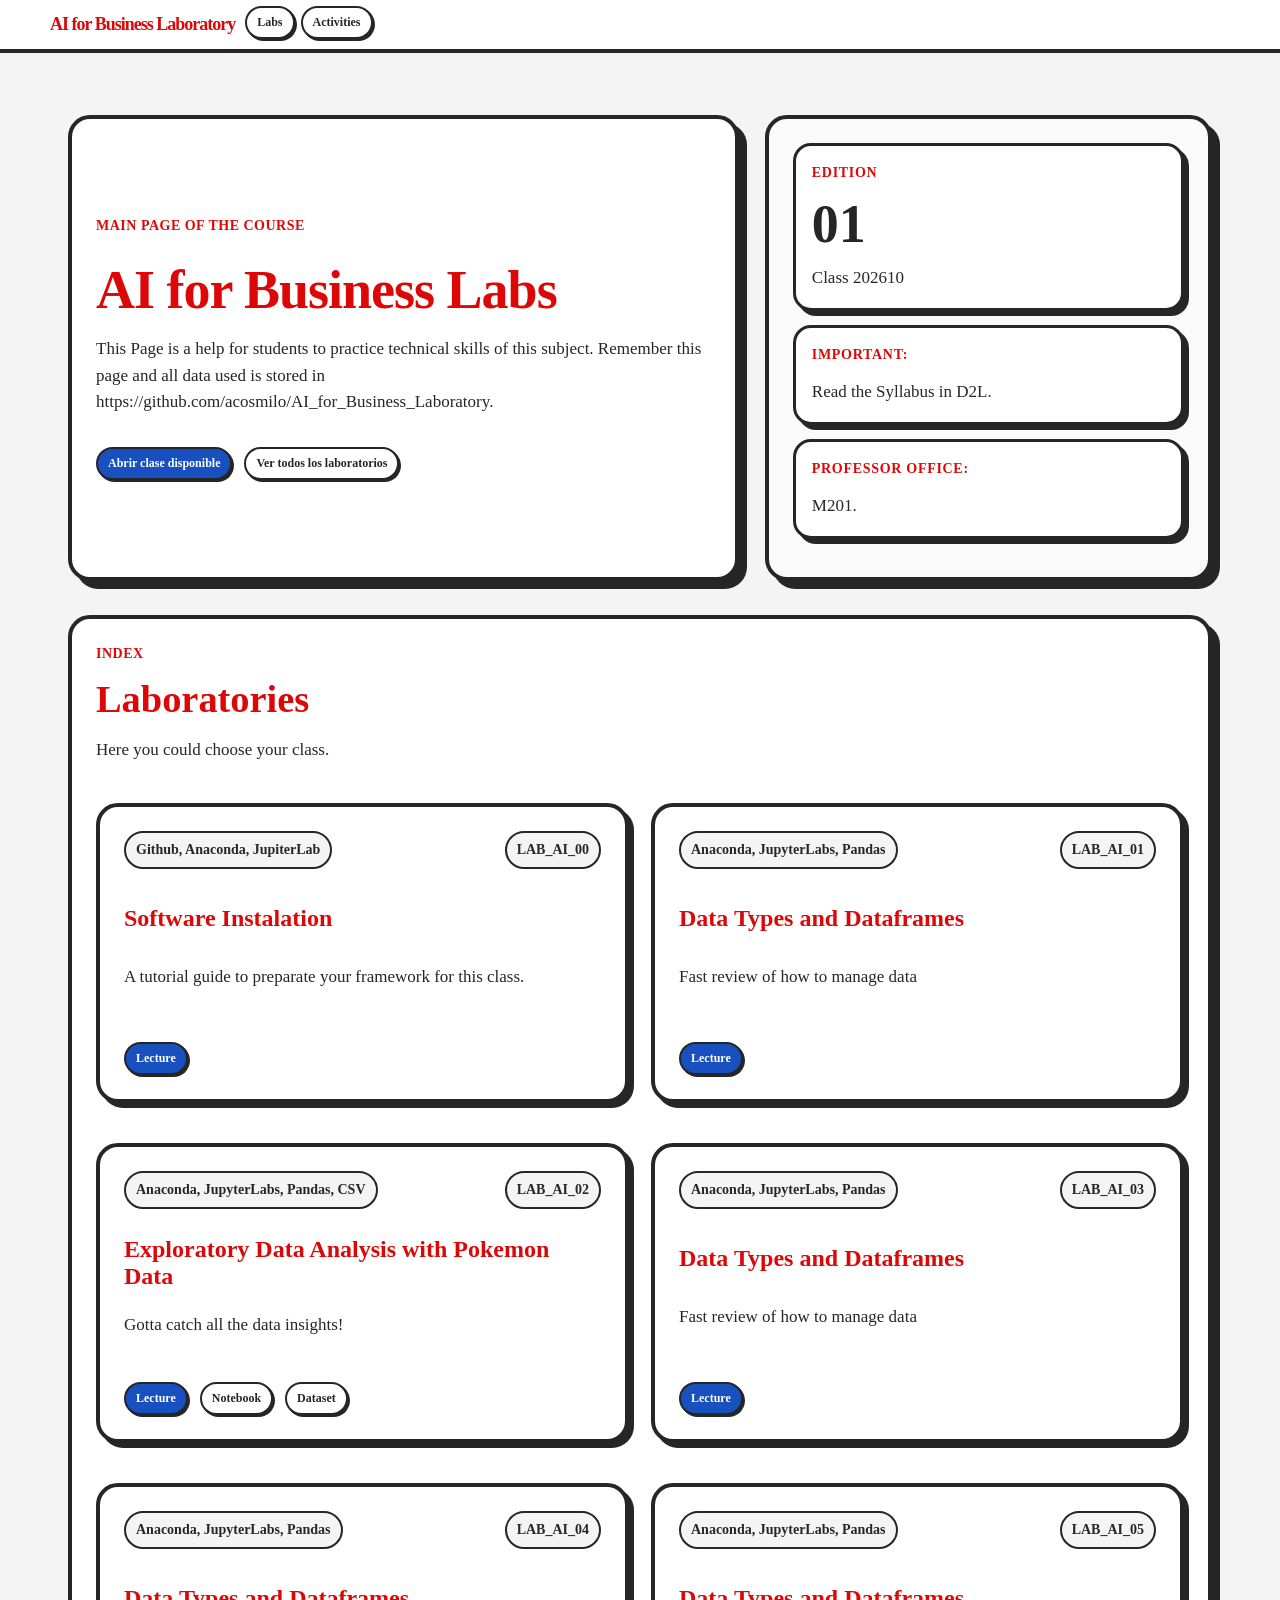
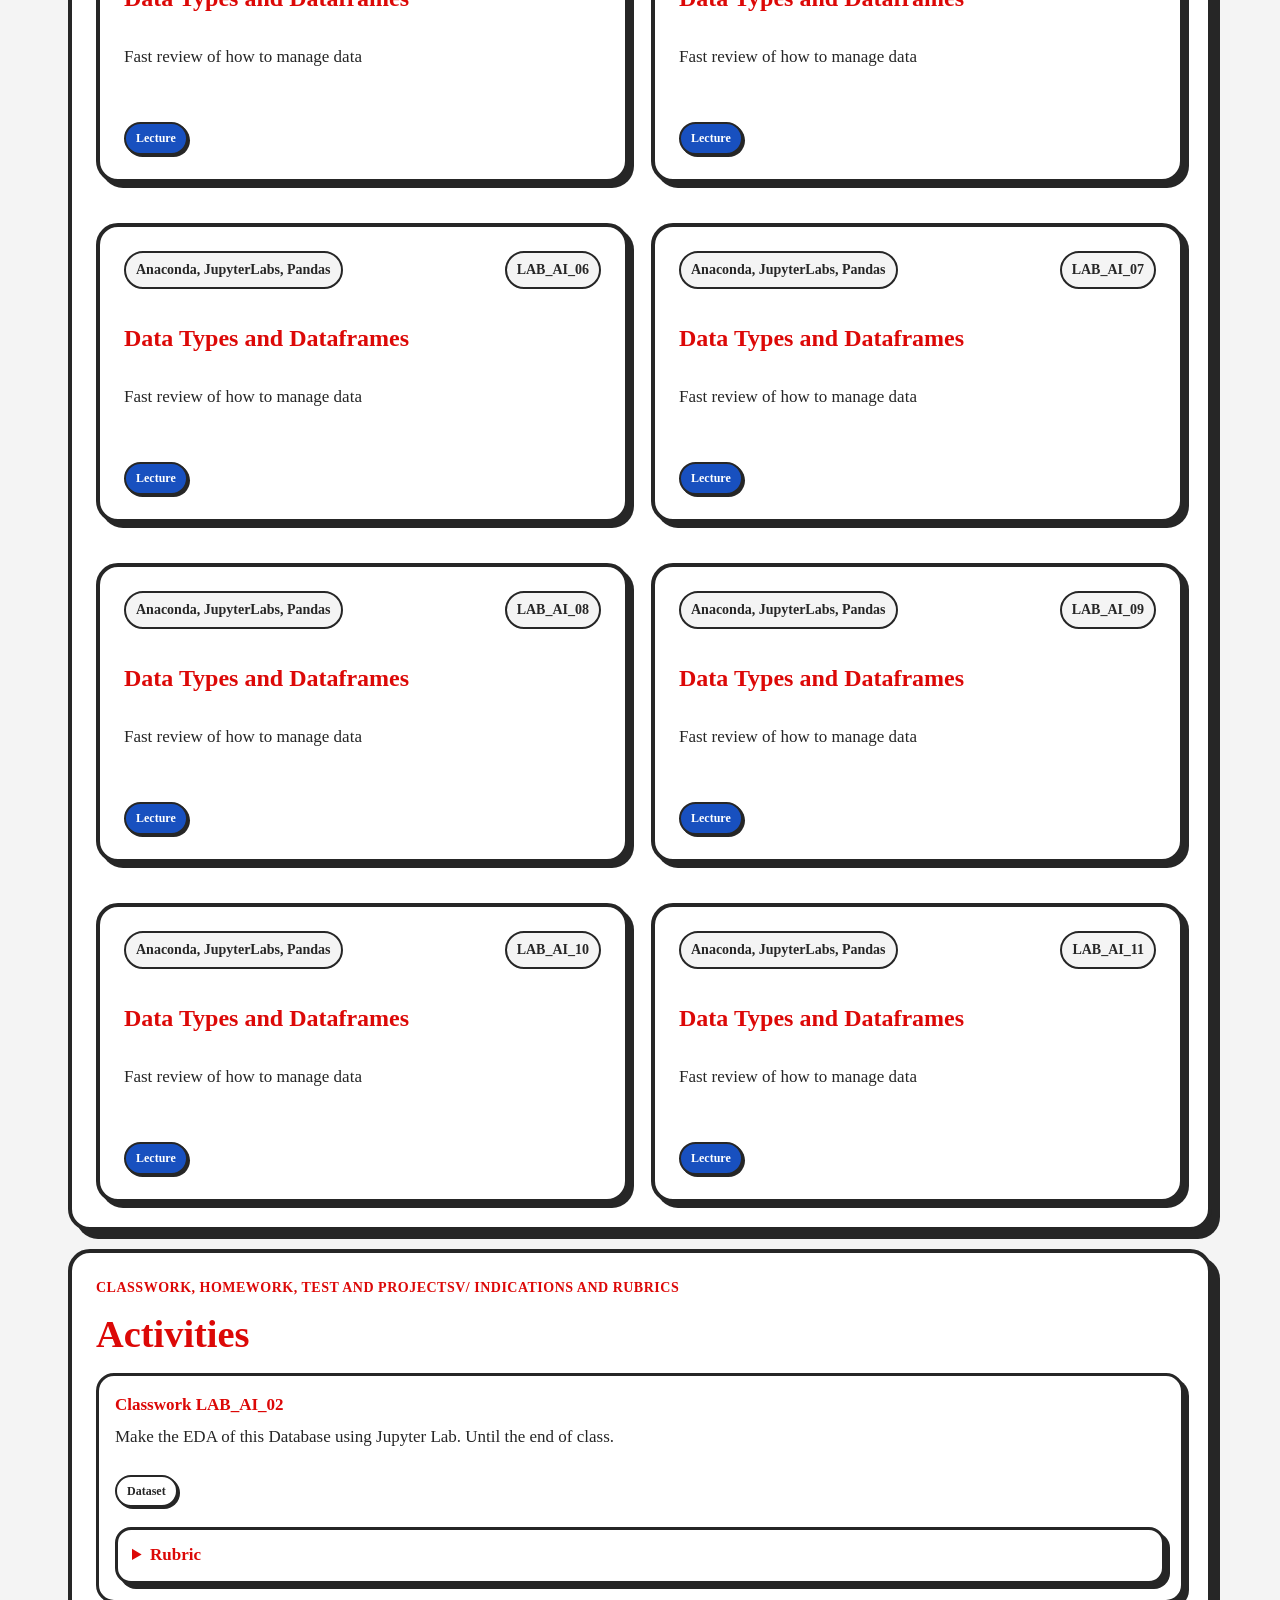
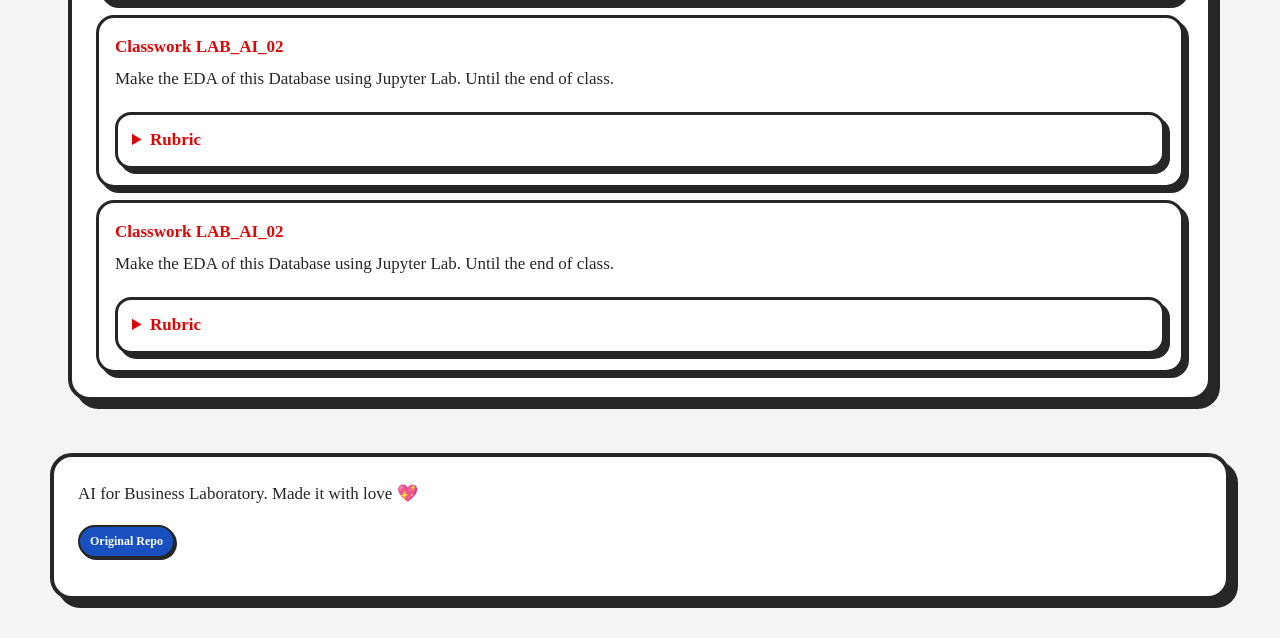
<file: index.html>
<!DOCTYPE html>
<html lang="es">
<head>
  <meta charset="UTF-8">
  <meta name="viewport" content="width=device-width, initial-scale=1.0">
  <meta name="description" content="Menú principal del laboratorio AI for Business para navegar por clases, notebooks y materiales.">
  <title>AI for Business Laboratory</title>
  <link rel="stylesheet" href="assets/css/styles.css">
</head>
<body class="page">
  <header class="topbar">
    <nav class="nav" aria-label="Navegación principal">
      <a class="nav__brand" href="#home">AI for Business Laboratory</a>
      <div class="nav__links">
        <a class="nav__link" href="#labs">Labs</a>
        <a class="nav__link" href="#activities">Activities</a>

      </div>
    </nav>
  </header>

  <main class="page__main" id="home">
    <section class="hero">
      <div class="hero__card">
        <p class="hero__eyebrow">Main Page of the course</p>
        <h1 class="hero__title">AI for Business Labs</h1>
        <p class="hero__lead">This Page is a help for students to practice technical skills of this subject. Remember this page and 
          all data used is stored in https://github.com/acosmilo/AI_for_Business_Laboratory.</p>
        <div class="hero__actions">
          <a class="button button--primary" href="LAB_AI_02/LAB_AI_2_Lecture/LAB_AI_2_Lecture.html">Abrir clase disponible</a>
          <a class="button" href="#labs">Ver todos los laboratorios</a>
        </div>
      </div>
      <aside class="poster" aria-label="Resumen del sitio">
        <div class="poster__block">
          <p class="poster__label">Edition</p>
          <p class="poster__number">01</p>
          <p class="poster__text">Class 202610</p>
        </div>
        <div class="poster__block">
          <p class="poster__label">Important:</p>
          <p class="poster__text"> Read the Syllabus in D2L.</p>
        </div>
        <div class="poster__block">
          <p class="poster__label">Professor Office:</p>
          <p class="poster__text">M201.</p>
        </div>
      </aside>
    </section>

    <section class="note-card" id="labs">
      <p class="note-card__eyebrow">Index</p>
      <h2 class="note-card__title">Laboratories</h2>
      <p>Here you could choose your class.
      <div class="lab-grid" aria-label="Lista de laboratorios">

        <article class="lab-card">
          <div class="lab-card__header">
            <span class="lab-card__status">Github, Anaconda, JupiterLab</span>
            <span class="lab-card__code">LAB_AI_00</span>
          </div>
          <h3 class="lab-card__title">Software Instalation</h3>
          <p class="lab-card__text">A tutorial guide to preparate your framework for this class.</p>
          <div class="lab-card__actions">
            <a class="button button--primary" href="LAB_AI_0_Install_Software.md">Lecture</a>
          </div>
        </article>

        <article class="lab-card">
          <div class="lab-card__header">
            <span class="lab-card__status">Anaconda, JupyterLabs, Pandas</span>
            <span class="lab-card__code">LAB_AI_01</span>
          </div>
          <h3 class="lab-card__title">Data Types and Dataframes</h3>
          <p class="lab-card__text">Fast review of how to manage data</p>
          <div class="lab-card__actions">
            <a class="button button--primary" href="LAB_AI_0_Install_Software.md">Lecture</a>
          </div>
        </article>

        <article class="lab-card">
          <div class="lab-card__header">
            <span class="lab-card__status">Anaconda, JupyterLabs, Pandas, CSV</span>
            <span class="lab-card__code">LAB_AI_02</span>
          </div>
          <h3 class="lab-card__title">Exploratory Data Analysis with Pokemon Data</h3>
          <p class="lab-card__text">Gotta catch all the data insights!</p>
          <div class="lab-card__actions">
            <a class="button button--primary" href="LAB_AI_02/LAB_AI_02_Lecture/LAB_AI_02_Lecture.html">Lecture</a>
            <a class="button" href="LAB_AI_02/LAB_AI_02_Solved.ipynb" download="LAB_AI_02_Solved.ipynb">Notebook</a>
            <a class="button" href="LAB_AI_02/All_Pokemon.csv">Dataset</a>
          </div>
        </article>

        
        <article class="lab-card">
          <div class="lab-card__header">
            <span class="lab-card__status">Anaconda, JupyterLabs, Pandas</span>
            <span class="lab-card__code">LAB_AI_03</span>
          </div>
          <h3 class="lab-card__title">Data Types and Dataframes</h3>
          <p class="lab-card__text">Fast review of how to manage data</p>
          <div class="lab-card__actions">
            <a class="button button--primary" href="LAB_AI_0_Install_Software.md">Lecture</a>
          </div>
        </article>

                <article class="lab-card">
          <div class="lab-card__header">
            <span class="lab-card__status">Anaconda, JupyterLabs, Pandas</span>
            <span class="lab-card__code">LAB_AI_04</span>
          </div>
          <h3 class="lab-card__title">Data Types and Dataframes</h3>
          <p class="lab-card__text">Fast review of how to manage data</p>
          <div class="lab-card__actions">
            <a class="button button--primary" href="LAB_AI_0_Install_Software.md">Lecture</a>
          </div>
        </article>

        <article class="lab-card">
          <div class="lab-card__header">
            <span class="lab-card__status">Anaconda, JupyterLabs, Pandas</span>
            <span class="lab-card__code">LAB_AI_05</span>
          </div>
          <h3 class="lab-card__title">Data Types and Dataframes</h3>
          <p class="lab-card__text">Fast review of how to manage data</p>
          <div class="lab-card__actions">
            <a class="button button--primary" href="LAB_AI_0_Install_Software.md">Lecture</a>
          </div>
        </article>

                <article class="lab-card">
          <div class="lab-card__header">
            <span class="lab-card__status">Anaconda, JupyterLabs, Pandas</span>
            <span class="lab-card__code">LAB_AI_06</span>
          </div>
          <h3 class="lab-card__title">Data Types and Dataframes</h3>
          <p class="lab-card__text">Fast review of how to manage data</p>
          <div class="lab-card__actions">
            <a class="button button--primary" href="LAB_AI_0_Install_Software.md">Lecture</a>
          </div>
        </article>

                <article class="lab-card">
          <div class="lab-card__header">
            <span class="lab-card__status">Anaconda, JupyterLabs, Pandas</span>
            <span class="lab-card__code">LAB_AI_07</span>
          </div>
          <h3 class="lab-card__title">Data Types and Dataframes</h3>
          <p class="lab-card__text">Fast review of how to manage data</p>
          <div class="lab-card__actions">
            <a class="button button--primary" href="LAB_AI_0_Install_Software.md">Lecture</a>
          </div>
        </article>

                <article class="lab-card">
          <div class="lab-card__header">
            <span class="lab-card__status">Anaconda, JupyterLabs, Pandas</span>
            <span class="lab-card__code">LAB_AI_08</span>
          </div>
          <h3 class="lab-card__title">Data Types and Dataframes</h3>
          <p class="lab-card__text">Fast review of how to manage data</p>
          <div class="lab-card__actions">
            <a class="button button--primary" href="LAB_AI_0_Install_Software.md">Lecture</a>
          </div>
        </article>

                <article class="lab-card">
          <div class="lab-card__header">
            <span class="lab-card__status">Anaconda, JupyterLabs, Pandas</span>
            <span class="lab-card__code">LAB_AI_09</span>
          </div>
          <h3 class="lab-card__title">Data Types and Dataframes</h3>
          <p class="lab-card__text">Fast review of how to manage data</p>
          <div class="lab-card__actions">
            <a class="button button--primary" href="LAB_AI_0_Install_Software.md">Lecture</a>
          </div>
        </article>

                <article class="lab-card">
          <div class="lab-card__header">
            <span class="lab-card__status">Anaconda, JupyterLabs, Pandas</span>
            <span class="lab-card__code">LAB_AI_10</span>
          </div>
          <h3 class="lab-card__title">Data Types and Dataframes</h3>
          <p class="lab-card__text">Fast review of how to manage data</p>
          <div class="lab-card__actions">
            <a class="button button--primary" href="LAB_AI_0_Install_Software.md">Lecture</a>
          </div>
        </article>

                <article class="lab-card">
          <div class="lab-card__header">
            <span class="lab-card__status">Anaconda, JupyterLabs, Pandas</span>
            <span class="lab-card__code">LAB_AI_11</span>
          </div>
          <h3 class="lab-card__title">Data Types and Dataframes</h3>
          <p class="lab-card__text">Fast review of how to manage data</p>
          <div class="lab-card__actions">
            <a class="button button--primary" href="LAB_AI_0_Install_Software.md">Lecture</a>
          </div>
        </article>

    


      </div>
    </section>

    <section class="note-card" id="activities">
      <p class="note-card__eyebrow">Classwork, Homework, Test and Projectsv/ Indications and Rubrics</p>
      <h2 class="note-card__title">Activities</h2>


      <div class="resource-list">
        
        <a class="resource-item">
          <span class="resource-item__title">Classwork LAB_AI_02</span>
          <span class="lab-card__text">Make the EDA of this Database using Jupyter Lab. Until the end of class.</span>
          
          <div class="lab-card__actions">
          <span class="button" href="LAB_AI_02/114000_Spotify_Songs.csv">Dataset</span>
          </div>

          <details class="code-card workshop-card__code">
                <summary class="code-card__summary">Rubric</summary>
                <div class="code-card__toolbar">
                <pre class="code-card__pre"><code id="rubric-1" class="code-card__code-text">

* Setup and Dataset Loading
* Initial Inspection
* Data Cleaning
* Descriptive Statistics
* Likelihood and Probability Benchmarks
* Groupby Benshmarks
* Outliers and Confidence Intervals
* Correlation and Normality
* Evolution Heatmap and Cross-tabs


                  </code>
                </pre>
          </details>
        </a>

        <a class="resource-item">
          <span class="resource-item__title">Classwork LAB_AI_02</span>
          <span class="lab-card__text">Make the EDA of this Database using Jupyter Lab. Until the end of class.</span>
              
          <details class="code-card workshop-card__code">
                <summary class="code-card__summary">Rubric</summary>
                <div class="code-card__toolbar">
                <pre class="code-card__pre"><code id="code-4" class="code-card__code-text">



                  </code>
                </pre>
          </details>
        </a>

        <a class="resource-item">
          <span class="resource-item__title">Classwork LAB_AI_02</span>
          <span class="lab-card__text">Make the EDA of this Database using Jupyter Lab. Until the end of class.</span>
              
          <details class="code-card workshop-card__code">
                <summary class="code-card__summary">Rubric</summary>
                <div class="code-card__toolbar">
                <pre class="code-card__pre"><code id="code-4" class="code-card__code-text">



                  </code>
                </pre>
          </details>
        </a>
      </div>
    </section>


  </main>

  <footer class="footer">
    <p class="footer__text">AI for Business Laboratory. Made it with love 💖
      <div class="hero__actions">
          <a class="button button--primary" href="https://github.com/acosmilo/AI_for_Business_Laboratory">Original Repo</a>
      </div>
    </p>
  </footer>


  <script src="assets/js/home.js"></script>
</body>
</html>
</file>
<file: assets/css/styles.css>
/*
  Shared LAB_AI styles
  Merged from home.css and lecture.css.
  Duplicated selectors were consolidated; page-specific modules were kept once.
*/

/* 1. Base */
:root {
  --color-red: #dc0807;
  --color-blue: #1850bf;
  --color-white: #ffffff;
  --color-dark: #262626;
  --color-ink: #262626;
  --color-light: #f4f4f4;
  --color-soft: #fafafa;
  --color-muted: #666666;
  --color-green: #0f7a3a;
  --color-yellow: #ffe680;

  --border-heavy: 4px solid var(--color-dark);
  --shadow-heavy: 8px 8px 0 var(--color-dark);
  --shadow-small: 5px 5px 0 var(--color-dark);
  --radius-large: 22px;

  --font-main: "Comic Sans MS", "Comic Sans", cursive;
  --font-size-small: 14px;
  --font-size-base: 17px;
  --font-size-large: 24px;
  --font-size-title: clamp(34px, 5vw, 54px);
}

* {
  box-sizing: border-box;
  margin: 0;
  padding: 0;
}

html {
  scroll-behavior: smooth;
}

body {
  font-family: var(--font-main);
  background: var(--color-light);
  color: var(--color-dark);
  font-size: var(--font-size-base);
  line-height: 1.55;
}

a,
button,
code,
pre {
  font-family: inherit;
}

code {
  font-weight: 900;
}

h1,
h2,
h3,
h4 {
  color: var(--color-red);
  font-weight: 900;
  line-height: 1.1;
}

p {
  margin-bottom: 14px;
}

/* 2. Layout */
.page__main {
  max-width: 1180px;
  margin: 0 auto;
  padding: 28px 18px 52px;
}

.topbar {
  position: sticky;
  top: 0;
  z-index: 50;
  background: var(--color-white);
  color: var(--color-ink);
  border-bottom: var(--border-heavy);
  padding: 6px 14px;
}

.nav {
  max-width: 1180px;
  margin: 0 auto;
  display: flex;
  align-items: center;
  justify-content: space-between;
  gap: 10px;
  flex-wrap: nowrap;
}

.nav__links {
  flex: 1 1 auto;
  min-width: 0;
  display: flex;
  flex-wrap: nowrap;
  gap: 6px;
  overflow-x: auto;
  overflow-y: hidden;
  padding-bottom: 4px;
}

.footer {
  max-width: 1180px;
  margin: 0 auto 38px;
}

/* 3. Shared modules */
.nav__brand {
  flex: 0 0 auto;
  color: var(--color-red);
  font-size: 18px;
  font-weight: 900;
  line-height: 1;
  letter-spacing: -1px;
  text-decoration: none;
  white-space: nowrap;
}

.nav__link,
.button {
  flex: 0 0 auto;
  display: inline-flex;
  align-items: center;
  justify-content: center;
  border: 2px solid var(--color-dark);
  border-radius: 999px;
  background: var(--color-white);
  color: var(--color-dark);
  padding: 5px 10px;
  font-size: 12px;
  font-weight: 900;
  cursor: pointer;
  box-shadow: 2px 2px 0 var(--color-dark);
  text-decoration: none;
  white-space: nowrap;
}

.button--primary,
.button--copy {
  background: var(--color-blue);
  color: var(--color-white);
}

.button--print {
  background: var(--color-yellow);
}

.hero__card,
.poster,
.note-card,
.method-card,
.workshop-card,
.lab-card,
.footer {
  background: var(--color-white);
  color: var(--color-ink);
  border: var(--border-heavy);
  border-radius: var(--radius-large);
  box-shadow: var(--shadow-heavy);
  padding: 24px;
}

.hero {
  display: grid;
  grid-template-columns: 1.2fr 0.8fr;
  gap: 26px;
  align-items: stretch;
  min-height: 420px;
  margin: 34px 0;
  scroll-margin-top: 110px;
}

.hero__card {
  display: flex;
  flex-direction: column;
  justify-content: center;
}

.hero__actions,
.lab-card__actions {
  display: flex;
  gap: 12px;
  flex-wrap: wrap;
  margin-top: 18px;
}

.hero__eyebrow,
.note-card__eyebrow,
.method-card__eyebrow,
.workshop__eyebrow,
.poster__label {
  color: var(--color-red);
  font-size: var(--font-size-small);
  font-weight: 900;
  letter-spacing: 0.5px;
  text-transform: uppercase;
}

.hero__title {
  font-size: var(--font-size-title);
  margin: 10px 0 16px;
  letter-spacing: -1px;
}

.hero__lead {
  max-width: 820px;
}

.poster {
  background: var(--color-soft);
  display: flex;
  flex-direction: column;
  justify-content: space-between;
}

.poster__block {
  border: 3px solid var(--color-dark);
  border-radius: 18px;
  padding: 16px;
  background: var(--color-white);
  margin-bottom: 14px;
  box-shadow: var(--shadow-small);
}

.poster__label {
  letter-spacing: 0.7px;
}

.poster__number {
  font-size: var(--font-size-title);
  font-weight: 900;
  color: var(--color-dark);
  line-height: 1;
}

.poster__text {
  margin-bottom: 0;
}

.note-card,
.method-card,
.workshop-card,
.lab-card {
  margin-top: 18px;
  scroll-margin-top: 110px;
}

.note-card__title,
.method-card__title,
.workshop__title {
  font-size: clamp(28px, 3vw, 42px);
  margin: 8px 0 16px;
}

.list {
  padding-left: 22px;
  margin-bottom: 14px;
}

.list__item {
  margin: 7px 0;
}

.footer__text {
  margin-bottom: 0;
}

/* 4. Home page modules */
.lab-grid {
  display: grid;
  grid-template-columns: repeat(2, minmax(0, 1fr));
  gap: 22px;
  margin-top: 22px;
}

.lab-card {
  box-shadow: var(--shadow-small);
  display: flex;
  flex-direction: column;
  justify-content: space-between;
  min-height: 300px;
}

.lab-card__header {
  display: flex;
  justify-content: space-between;
  gap: 12px;
  flex-wrap: wrap;
  align-items: center;
  margin-bottom: 16px;
}

.lab-card__status,
.lab-card__code {
  border: 2px solid var(--color-dark);
  border-radius: 999px;
  padding: 6px 10px;
  background: var(--color-light);
  color: var(--color-dark);
  font-size: var(--font-size-small);
  font-weight: 900;
}


.lab-card--soon {
  background: var(--color-soft);
}

.lab-card__title {
  font-size: var(--font-size-large);
  margin-bottom: 12px;
}

.lab-card__text {
  color: var(--color-ink);
}

.resource-list {
  display: grid;
  gap: 12px;
  margin-top: 18px;
}

.resource-item {
  display: grid;
  gap: 6px;
  border: 3px solid var(--color-dark);
  border-radius: 18px;
  background: var(--color-white);
  color: var(--color-dark);
  box-shadow: var(--shadow-small);
  padding: 16px;
  text-decoration: none;
}

.resource-item__title {
  color: var(--color-red);
  font-weight: 900;
}

.resource-item__path {
  color: var(--color-muted);
  font-size: var(--font-size-small);
  overflow-wrap: anywhere;
}

/* 5. Lecture page modules */
.pill-list {
  display: flex;
  flex-wrap: wrap;
  gap: 8px;
  padding-left: 0;
  list-style: none;
}

.pill-list__item {
  border: 2px solid var(--color-dark);
  border-radius: 999px;
  padding: 6px 10px;
  background: var(--color-light);
  font-weight: 900;
}

.workshop-card__header {
  display: flex;
  align-items: baseline;
  gap: 12px;
  flex-wrap: wrap;
}

.workshop-card__number {
  color: var(--color-blue);
  font-size: var(--font-size-large);
  font-weight: 900;
}

.workshop-card__title {
  font-size: var(--font-size-large);
  margin-bottom: 10px;
}

.workshop-card__subtitle {
  margin: 18px 0 8px;
}

.code-card {
  border: 3px solid var(--color-dark);
  border-radius: 16px;
  background: var(--color-white);
  padding: 12px 14px;
  margin-top: 14px;
  box-shadow: var(--shadow-small);
}

.code-card__summary {
  cursor: pointer;
  font-weight: 900;
  color: var(--color-red);
}

.code-card[open] .code-card__summary {
  margin-bottom: 12px;
}

.code-card__toolbar {
  display: flex;
  justify-content: space-between;
  align-items: center;
  gap: 12px;
  flex-wrap: wrap;
  margin-bottom: 12px;
  font-weight: 900;
}

.code-card__pre {
  white-space: pre-wrap;
  overflow: auto;
  border: 3px solid var(--color-dark);
  border-radius: 16px;
  background: var(--color-light);
  color: var(--color-dark);
  padding: 16px;
  font-size: 13px;
  line-height: 1.5;
}

/* 6. States */
.nav__link:hover,
.button:hover,
.resource-item:hover {
  transform: translate(2px, 2px);
  box-shadow: 1px 1px 0 var(--color-dark);
}

.button.is-copied {
  background: var(--color-yellow);
  color: var(--color-ink);
}

/* 7. Responsive */
@media (max-width: 900px) {
  .hero,
  .lab-grid {
    grid-template-columns: 1fr;
  }

  .hero,
  .hero__card,
  .poster,
  .note-card,
  .method-card,
  .workshop-card,
  .lab-card,
  .footer {
    padding: 18px;
  }
}

@media print {
  body {
    background: #ffffff;
    color: #000000;
  }

  .topbar,
  .button--copy {
    display: none !important;
  }

  .hero,
  .note-card,
  .method-card,
  .workshop-card,
  .footer {
    box-shadow: none;
    break-inside: avoid;
  }
}

.graph-box {
  border: 3px solid var(--color-dark);
  border-radius: 18px;
  background: var(--color-light);
  padding: 16px;
  margin-top: 16px;
  box-shadow: var(--shadow-small);
}

.graph-grid {
  display: grid;
  grid-template-columns: repeat(3, 1fr);
  gap: 16px;
  margin-top: 14px;
}

.figure-card {
  position: relative;
  margin: 0;
  border: 3px solid var(--color-dark);
  border-radius: 16px;
  background: var(--color-white);
  overflow: hidden;
  box-shadow: var(--shadow-small);
  display: flex;
  flex-direction: column;
}

.figure-card img {
  display: block;
  width: 100%;
  height: auto;
  background: var(--color-white);
  cursor: zoom-in;
}

.figure-card figcaption {
  padding: 12px;
  font-size: var(--font-size-small);
  line-height: 1.45;
  color: var(--color-ink);
}

.figure-card figcaption strong {
  color: var(--color-red);
}

.image-action-btn {
  position: absolute;
  top: 10px;
  right: 10px;
  z-index: 2;
  border: 3px solid var(--color-dark);
  border-radius: 999px;
  background: var(--color-blue);
  color: var(--color-white);
  padding: 8px 12px;
  font-family: var(--font-main);
  font-size: var(--font-size-small);
  font-weight: 900;
  cursor: pointer;
  box-shadow: 3px 3px 0 var(--color-dark);
}

.image-action-btn:hover,
.zoom-btn:hover {
  transform: translate(2px, 2px);
  box-shadow: 1px 1px 0 var(--color-dark);
}

.image-modal {
  position: fixed;
  inset: 0;
  z-index: 1000;
  display: none;
  background: rgba(0, 0, 0, 0.82);
  padding: 22px;
}

.image-modal.open {
  display: grid;
  grid-template-rows: auto 1fr;
  gap: 14px;
}

.image-modal-toolbar {
  max-width: 1180px;
  width: 100%;
  margin: 0 auto;
  display: flex;
  justify-content: space-between;
  align-items: center;
  gap: 12px;
  flex-wrap: wrap;
  background: var(--color-white);
  border: var(--border-heavy);
  border-radius: 18px;
  box-shadow: var(--shadow-small);
  padding: 12px;
}

.image-modal-title {
  font-weight: 900;
  color: var(--color-red);
  font-size: var(--font-size-small);
}

.image-modal-actions {
  display: flex;
  flex-wrap: wrap;
  gap: 8px;
}

.zoom-btn {
  border: 3px solid var(--color-dark);
  border-radius: 999px;
  background: var(--color-white);
  color: var(--color-dark);
  padding: 8px 12px;
  font-family: var(--font-main);
  font-size: var(--font-size-small);
  font-weight: 900;
  cursor: pointer;
  box-shadow: 3px 3px 0 var(--color-dark);
}

.zoom-btn.primary {
  background: var(--color-blue);
  color: var(--color-white);
}

.zoom-btn.close {
  background: var(--color-red);
  color: var(--color-white);
}

.image-modal-stage {
  max-width: 1180px;
  width: 100%;
  height: 100%;
  margin: 0 auto;
  overflow: auto;
  background: var(--color-soft);
  border: var(--border-heavy);
  border-radius: 18px;
  box-shadow: var(--shadow-small);
  padding: 18px;
  text-align: center;
}

.image-modal-stage img {
  max-width: none;
  height: auto;
  transition: width 0.12s ease;
  border: 3px solid var(--color-dark);
  border-radius: 12px;
  background: var(--color-white);
}

@media (max-width: 960px) {
  .graph-grid {
    grid-template-columns: 1fr;
  }
}
</file>
